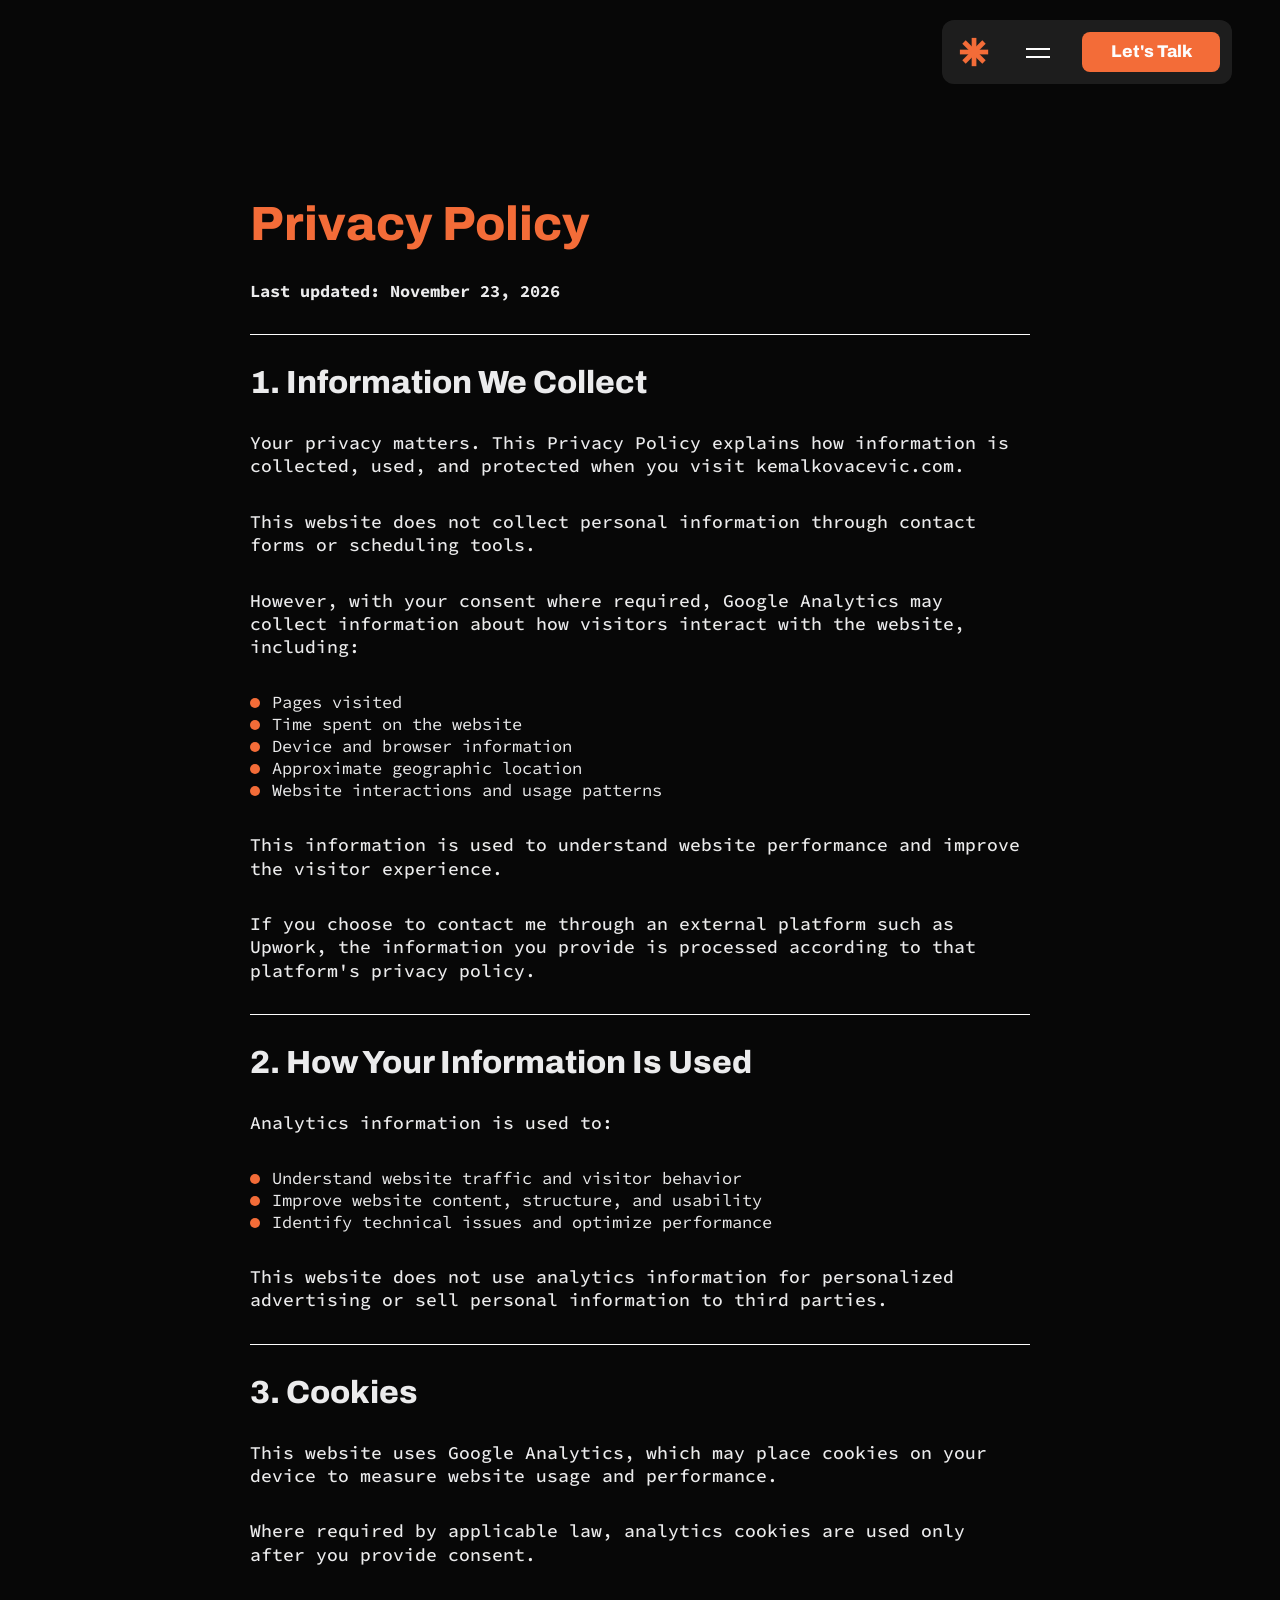
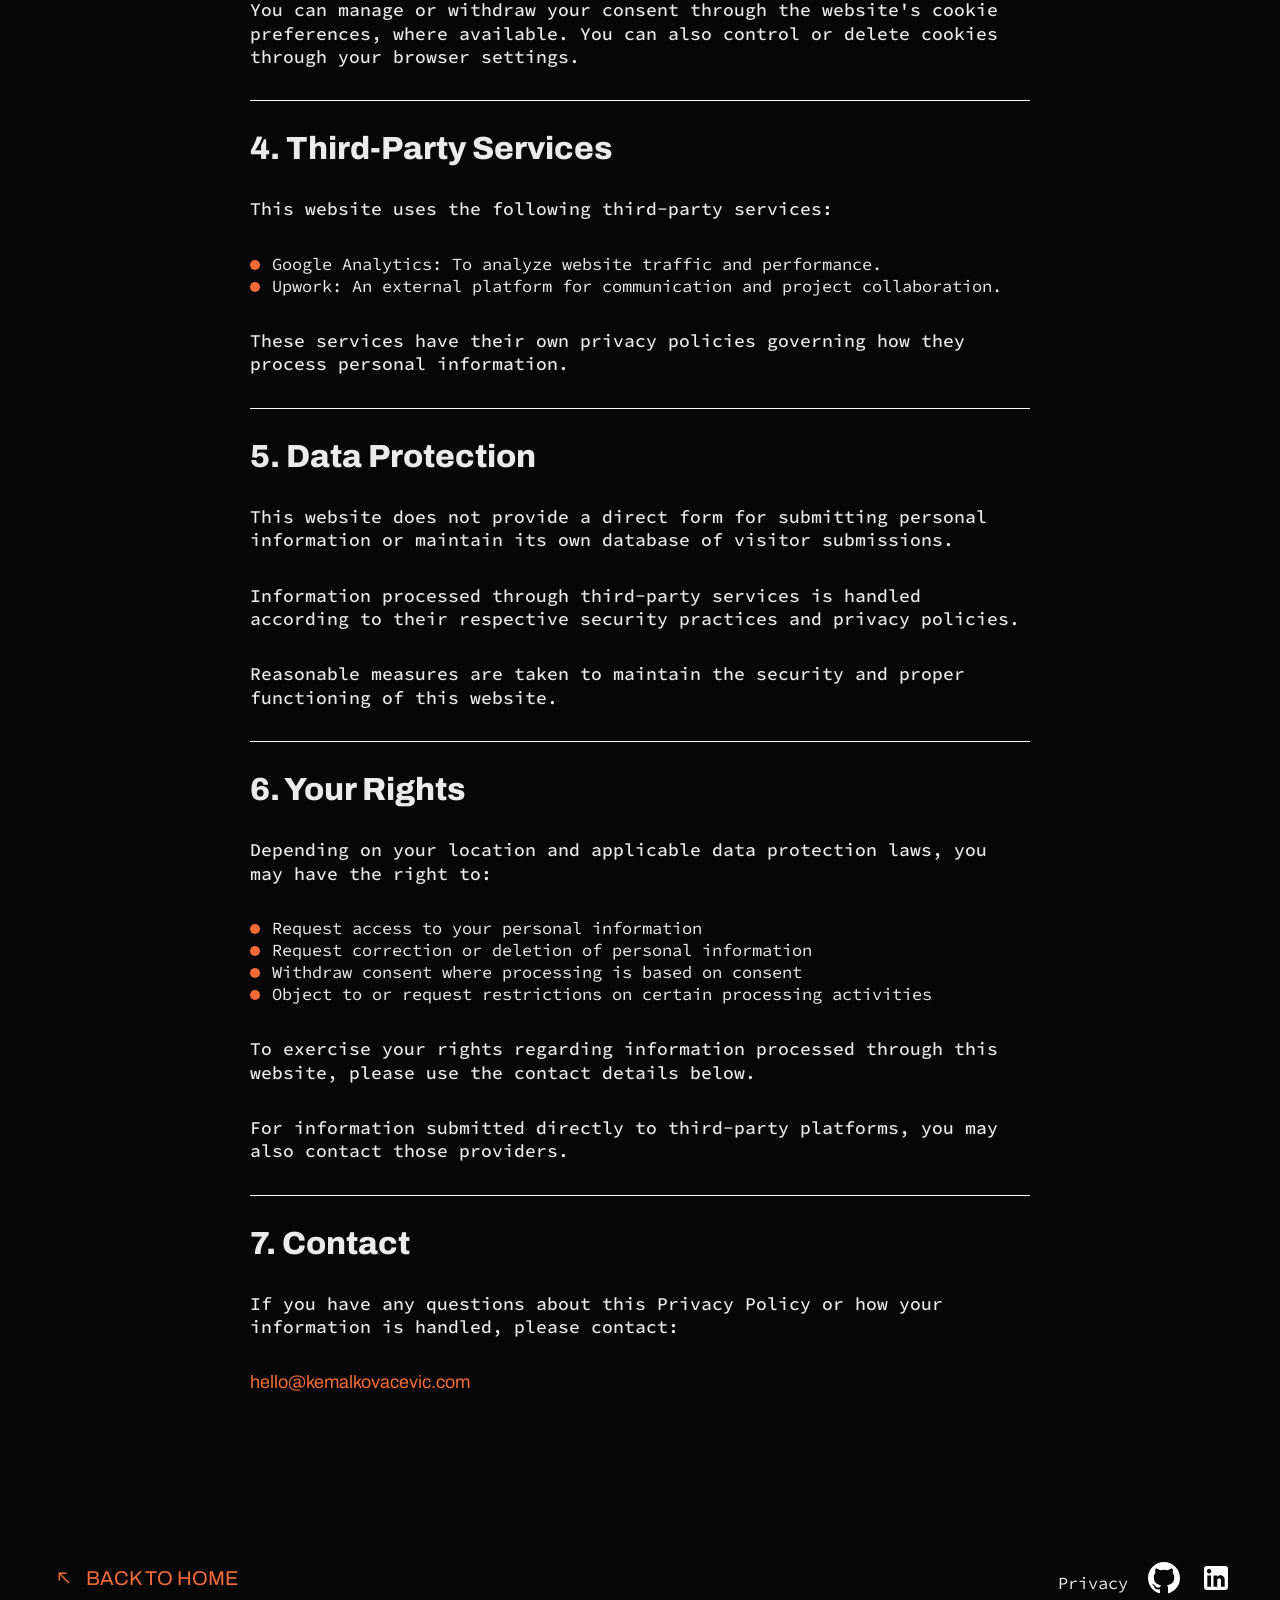
<file: privacy.html>
<!DOCTYPE html>
<html lang="en">
<head>
    <meta charset="UTF-8">
    <meta name="viewport" content="width=device-width, initial-scale=1.0">

    <!-- SEO -->
    <title>Privacy Policy | Kemal Kovačević</title>
    <meta name="description" content="Read the privacy policy for Kemal Kovačević's front-end development portfolio.">
    <meta name="robots" content="noindex, follow">
    <link rel="canonical" href="https://kemalkovacevic.com/privacy.html">
    <meta name="theme-color" content="#070707">

    <!-- Favicon -->
    <link rel="icon" type="image/png" sizes="32x32" href="./assets/favicon/favicon.png">
    <link rel="apple-touch-icon" sizes="180x180" href="./assets/favicon/apple-touch-icon.png">
    <link rel="manifest" href="./site.webmanifest">

    <!-- Open Graph -->
    <meta property="og:type" content="website">
    <meta property="og:title" content="Privacy Policy | Kemal Kovačević">
    <meta property="og:description" content="Privacy policy for Kemal Kovačević's front-end development portfolio.">
    <meta property="og:url" content="https://kemalkovacevic.com/privacy.html">
    <meta property="og:site_name" content="Kemal Kovačević">
    <meta property="og:locale" content="en_US">

    <!-- Stylesheets -->
    <link rel="stylesheet" href="./css/global.css">
    <link rel="stylesheet" href="./css/components.css">
    <link rel="stylesheet" href="./css/privacy.css">

    <!-- JavaScript -->
    <script src="./js/components.js" defer></script>
</head>

<body>
    <div id="navbar-container"></div>
    
    
    <section class="privacy-section bg-dark">
        <div class="container-sm">
            <h1 class="privacy-heading-big">Privacy Policy</h1>
            <span class="privacy-label">Last updated: November 23, 2026</span>
            <div class="white-line"></div>

            <h2 class="privacy-heading-small">1. Information We Collect</h2>
            <p class="privacy-paragraph">Your privacy matters. This Privacy Policy explains how information is collected, used, and protected when you visit kemalkovacevic.com.</p>
            <p class="privacy-paragraph">This website does not collect personal information through contact forms or scheduling tools.</p>
            <p class="privacy-paragraph">However, with your consent where required, Google Analytics may collect information about how visitors interact with the website, including:</p>
            <ul class="privacy-list">
                <li>Pages visited</li>
                <li>Time spent on the website</li>
                <li>Device and browser information</li>
                <li>Approximate geographic location</li>
                <li>Website interactions and usage patterns</li>
            </ul>
            <p class="privacy-paragraph">This information is used to understand website performance and improve the visitor experience.</p>
            <p class="privacy-paragraph">If you choose to contact me through an external platform such as Upwork, the information you provide is processed according to that platform's privacy policy.</p>
            <div class="white-line"></div>

            <h2 class="privacy-heading-small">2. How Your Information Is Used</h2>
            <p class="privacy-paragraph">Analytics information is used to:</p>
            <ul class="privacy-list">
                <li>Understand website traffic and visitor behavior</li>
                <li>Improve website content, structure, and usability</li>
                <li>Identify technical issues and optimize performance</li>
            </ul>
            <p class="privacy-paragraph">This website does not use analytics information for personalized advertising or sell personal information to third parties.</p>
            <div class="white-line"></div>

            <h2 class="privacy-heading-small">3. Cookies</h2>
            <p class="privacy-paragraph">This website uses Google Analytics, which may place cookies on your device to measure website usage and performance.</p>
            <p class="privacy-paragraph">Where required by applicable law, analytics cookies are used only after you provide consent.</p>
            <p class="privacy-paragraph">You can manage or withdraw your consent through the website's cookie preferences, where available. You can also control or delete cookies through your browser settings.</p>
            <div class="white-line"></div>

            <h2 class="privacy-heading-small">4. Third-Party Services</h2>
            <p class="privacy-paragraph">This website uses the following third-party services:</p>
            <ul class="privacy-list">
                <li>Google Analytics: To analyze website traffic and performance.</li>
                <li>Upwork: An external platform for communication and project collaboration.</li>
            </ul>
            <p class="privacy-paragraph">These services have their own privacy policies governing how they process personal information.</p>
            <div class="white-line"></div>

            <h2 class="privacy-heading-small">5. Data Protection</h2>
            <p class="privacy-paragraph">This website does not provide a direct form for submitting personal information or maintain its own database of visitor submissions.</p>
            <p class="privacy-paragraph">Information processed through third-party services is handled according to their respective security practices and privacy policies.</p>
            <p class="privacy-paragraph">Reasonable measures are taken to maintain the security and proper functioning of this website.</p>
            <div class="white-line"></div>

            <h2 class="privacy-heading-small">6. Your Rights</h2>
            <p class="privacy-paragraph">Depending on your location and applicable data protection laws, you may have the right to:</p>
            <ul class="privacy-list">
                <li>Request access to your personal information</li>
                <li>Request correction or deletion of personal information</li>
                <li>Withdraw consent where processing is based on consent</li>
                <li>Object to or request restrictions on certain processing activities</li>
            </ul>
            <p class="privacy-paragraph">To exercise your rights regarding information processed through this website, please use the contact details below.</p>
            <p class="privacy-paragraph">For information submitted directly to third-party platforms, you may also contact those providers.</p>
            <div class="white-line"></div>

            <h2 class="privacy-heading-small">7. Contact</h2>
            <p class="privacy-paragraph">If you have any questions about this Privacy Policy or how your information is handled, please contact:</p>
            <a class="email-link" href="mailto:hello@kemalkovacevic.com">hello@kemalkovacevic.com</a>

        </div>
    </section>


    <div id="footer-container"></div>
</body>

</html>
</file>
<file: css/global.css>
*,
*::before,
*::after {
    margin: 0;
    padding: 0;
    box-sizing: border-box;
}


@font-face {
    font-family: "SourceCodePro";
    src: url("../assets/fonts/SourceCodePro.ttf") format("truetype");
    font-weight: 200 800;
    font-style: normal;
}


@font-face {
    font-family: "Archivo";
    src: url("../assets/fonts/Archivo.ttf") format("truetype");
    font-weight: 200 900;
    font-style: normal;
}




:root {
    --clr-black: #070707;
    --clr-white: #FDFDFD;
    --clr-orange: #F36C38;
    --clr-grey: #EBEBEC;
    --clr-navbar: #212121;
    

    --ff-heading: "Archivo", sans-serif;
    --ff-body: "SourceCodePro", monospace;
}

html {
    scroll-behavior: auto;
}

body {
    background: var(--clr-black);
    color: var(--clr-grey);

    font-family: var(--ff-body);
    font-size: 1.0625rem;
    font-weight: 400;

    line-height: 1.3;


    overflow-x: clip;
}

img {
    display: block;
    max-width: 100%;
}

a {
    color: inherit;
    text-decoration: none;
}

ul {
    list-style: none;
}

button {
    border: none;
    background: none;

    cursor: pointer;

    font: inherit;
}

input,
textarea,
select {
    font: inherit;
}

h1,
h2,
h3,
h4,
h5,
h6 {
    font-family: var(--ff-heading);
    font-weight: 800;
}

.container-lg {
    width: 100%;
    max-width: 1920px;
    padding-inline: 3rem;
    margin-inline: auto;
}

@media (max-width: 1040px) {
    .container-lg {
        padding-inline: 1.5rem;
    }
}

@media (max-width: 767px) {
    .container-lg {
        padding-inline: 1rem;
    }
}

.section {
  padding-block: 96px;
}

@media (max-width: 992px) {
    .section {
        padding-block: 72px;
    }
}

@media (max-width: 767px) {
    .section {
        padding-block: 48px;
    }
}

.bg-dark {
    background-color: var(--clr-black);
    color: var(--clr-grey);
}

.bg-light {
    background-color: var(--clr-grey);
    color: var(--clr-black);
}

.social-wrapper {
    display: flex;
    align-items: flex-end;
    gap: 20px;
}

.social-media-icon {
    max-width: 32px;
}

/* MOBILE */ 

@media (max-width: 767px) {
    .social-wrapper {
        gap: 12px;
    }

    .social-media-icon {
        max-width: 24px;
    }
}
</file>
<file: css/components.css>
/* NAVBAR */

.site-header {
    position: fixed;
    top: 20px;
    right: 48px;
    z-index: 1000;
    width: max-content;
    max-width: calc(100% - 96px);
}

.navbar {
    display: flex;
    align-items: center;
    gap: 32px;
    padding: 12px;
    border-radius: 12px;
    background-color: rgb(33 33 33 / 90%);
    backdrop-filter: blur(40px);
    -webkit-backdrop-filter: blur(40px);
}

.navbar-logo {
    display: flex;
    align-items: center;
    justify-content: center;
    flex-shrink: 0;
}

.navbar-logo img {
    display: block;
    width: 40px;
    height: 40px;
}

.navbar-links {
    display: flex;
    align-items: center;
    gap: 24px;
}

.navbar-links a {
    color: var(--clr-white);
    font-size: 20px;
    font-weight: 500;
    text-decoration: none;
    white-space: nowrap;
    transition: color 250ms ease;
}

.navbar-links a:hover {
    color: var(--clr-orange);
}

.navbar-toggle {
    display: none;
    position: relative;
    width: 24px;
    height: 24px;
    flex-shrink: 0;
    padding: 0;
    border: 0;
    background: transparent;
    cursor: pointer;
}

.navbar-toggle span {
    position: absolute;
    left: 0;
    width: 24px;
    height: 2px;
    background-color: var(--clr-white);
    transition: top 300ms ease, transform 300ms ease;
}

.navbar-toggle span:first-child {
    top: 8px;
}

.navbar-toggle span:last-child {
    top: 16px;
}

.navbar-cta {
    display: flex;
    align-items: center;
    justify-content: center;
    width: 138px;
    height: 40px;
    flex-shrink: 0;
    border-radius: 8px;
    background-color: var(--clr-orange);
    color: var(--clr-white);
    font-family: var(--ff-heading);
    font-size: 17px;
    font-weight: 800;
    text-decoration: none;
    white-space: nowrap;
    transition: background-color 250ms ease;
}

.navbar-cta:hover {
    background-color: #df5726;
}


.navbar.is-compact .navbar-links {
    display: none;
}

.navbar.is-compact .navbar-toggle {
    display: block;
}


.navbar.is-open .navbar-links {
    display: flex;
}

.navbar.is-open .navbar-toggle span:first-child {
    top: 12px;
    transform: rotate(45deg);
}

.navbar.is-open .navbar-toggle span:last-child {
    top: 12px;
    transform: rotate(-45deg);
}

/* TABLET */

@media (max-width: 1040px) {
    .navbar .navbar-links {
        display: none;
    }

    .navbar .navbar-toggle {
        display: block;
    }

    .navbar.is-open .navbar-links {
        display: flex;
    }

    .navbar-links a {
        font-size: 16px;
    }
}

/* MOBILE */

@media (max-width: 767px) {
    .site-header {
        top: 16px;
        left: 50%;
        right: auto;
        transform: translateX(-50%);
        max-width: calc(100% - 32px);
    }

    .navbar {
        display: grid;
        grid-template-columns: 40px 24px 138px;
        column-gap: 32px;
        align-items: center;
    }

    .navbar-logo {
        grid-column: 1;
        grid-row: 1;
    }

    .navbar-toggle {
        grid-column: 2;
        grid-row: 1;
    }

    .navbar-cta {
        grid-column: 3;
        grid-row: 1;
    }

    .navbar-links {
        grid-column: 1 / -1;
        grid-row: 2;
        flex-direction: column;
        align-items: center;
        gap: 16px;
        width: 100%;
    }

    .navbar.is-open .navbar-links {
        margin-top: 12px;
        padding-bottom: 16px;
    }
}

/* MOBILE PORTRAIT */

@media (max-width: 479px) {
    .navbar {
        grid-template-columns: 40px 24px 120px;
        column-gap: 20px;
    }

    .navbar-cta {
        width: 120px;
    }
}

/* REDUCED MOTION */

@media (prefers-reduced-motion: reduce) {
    .navbar-toggle span,
    .navbar-links a,
    .navbar-cta {
        transition: none;
    }
}



/* FOOTER */

.footer {
    padding-top: 72px;
    padding-bottom: 48px;
}

.footer-main-wrapper {
    display: flex;
    justify-content: space-between;
    align-items: flex-end;
}

.back-home-link {
    font-size: 20px;
    line-height: 1;
    font-family: var(--ff-heading);
    color: var(--clr-orange);
    display: flex;
    gap: 6px;
    display: flex;
    justify-content: center;
    align-items: center;
}

.orange-arrow {
    max-width: 32px;
}

/* MOBILE */

@media (max-width: 767px) {
    .footer {
        padding-top: 48px;
        padding-bottom: 32px;
    }

    .footer-main-wrapper {
        flex-direction: column;
        justify-content: flex-start;
        align-items: flex-start;
        gap: 24px;
    }
}
</file>
<file: css/privacy.css>
.privacy-section {
    padding-top: 200px;
    padding-bottom: 96px;
}

.container-sm {
    width: 100%;
    max-width: 800px;
    padding-inline: 10px;
    margin-inline: auto;
}

.privacy-heading-big {
    font-size: clamp(36px, 7vw, 48px);
    line-height: 1;
    color: var(--clr-orange);
    margin-bottom: 32px;
}

.privacy-label {
    font-weight: 700;
}

.white-line {
    width: 100%;
    height: 1px;
    background-color: var(--clr-white);
    margin-block: 32px;
}

.privacy-heading-small {
    font-size: clamp(24px, 7vw, 32px);
    line-height: 1;
    margin-bottom: 32px;
}

.privacy-paragraph {
    font-size: 18px;
    font-weight: 500;
    margin-bottom: 32px;
}

.privacy-list {
    list-style: none;
    padding: 0;
    margin-bottom: 32px;
}

.privacy-list li {
    display: flex;
    align-items: baseline;
    gap: 12px;
}

.privacy-list li::before {
    content: "";
    width: 10px;
    height: 10px;
    flex-shrink: 0;
    border-radius: 50%;
    background-color: var(--clr-orange);
}

.email-link {
    color: var(--clr-orange);
    font-family: var(--ff-heading);
    font-size: 18px;
}

/* TABLET */ 

@media (max-width: 1024px) {
    .privacy-section {
        padding-top: 180px;
        padding-bottom: 72px; 
    }
}

/* MOBILE */ 

@media (max-width: 767px) {
    .privacy-section {
        padding-top: 160px;
        padding-bottom: 48px; 
    }

    .privacy-heading-big {
        margin-bottom: 24px;
    }

    .privacy-heading-small {
        margin-bottom: 24px;
    }

    .privacy-paragraph {
        margin-bottom: 24px;
    }

    .privacy-list {
        margin-bottom: 24px;
    }
}
</file>
